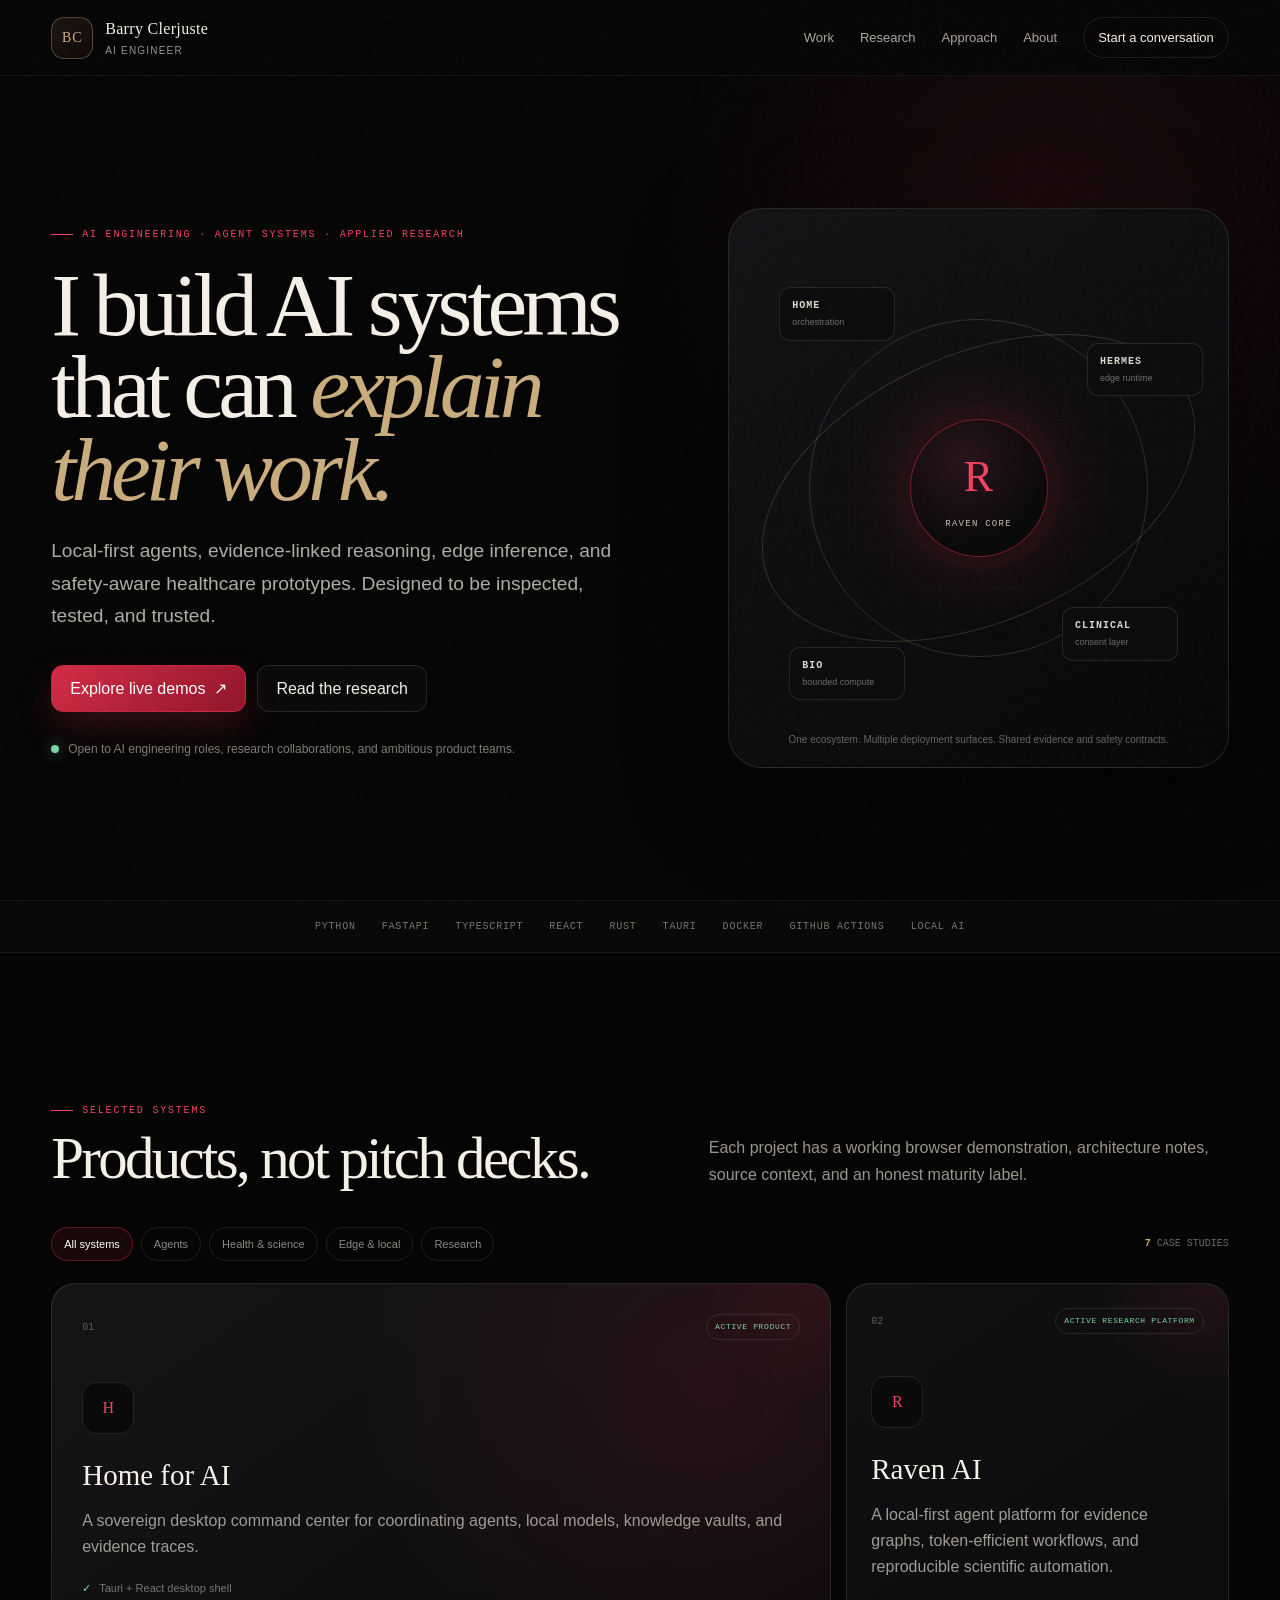
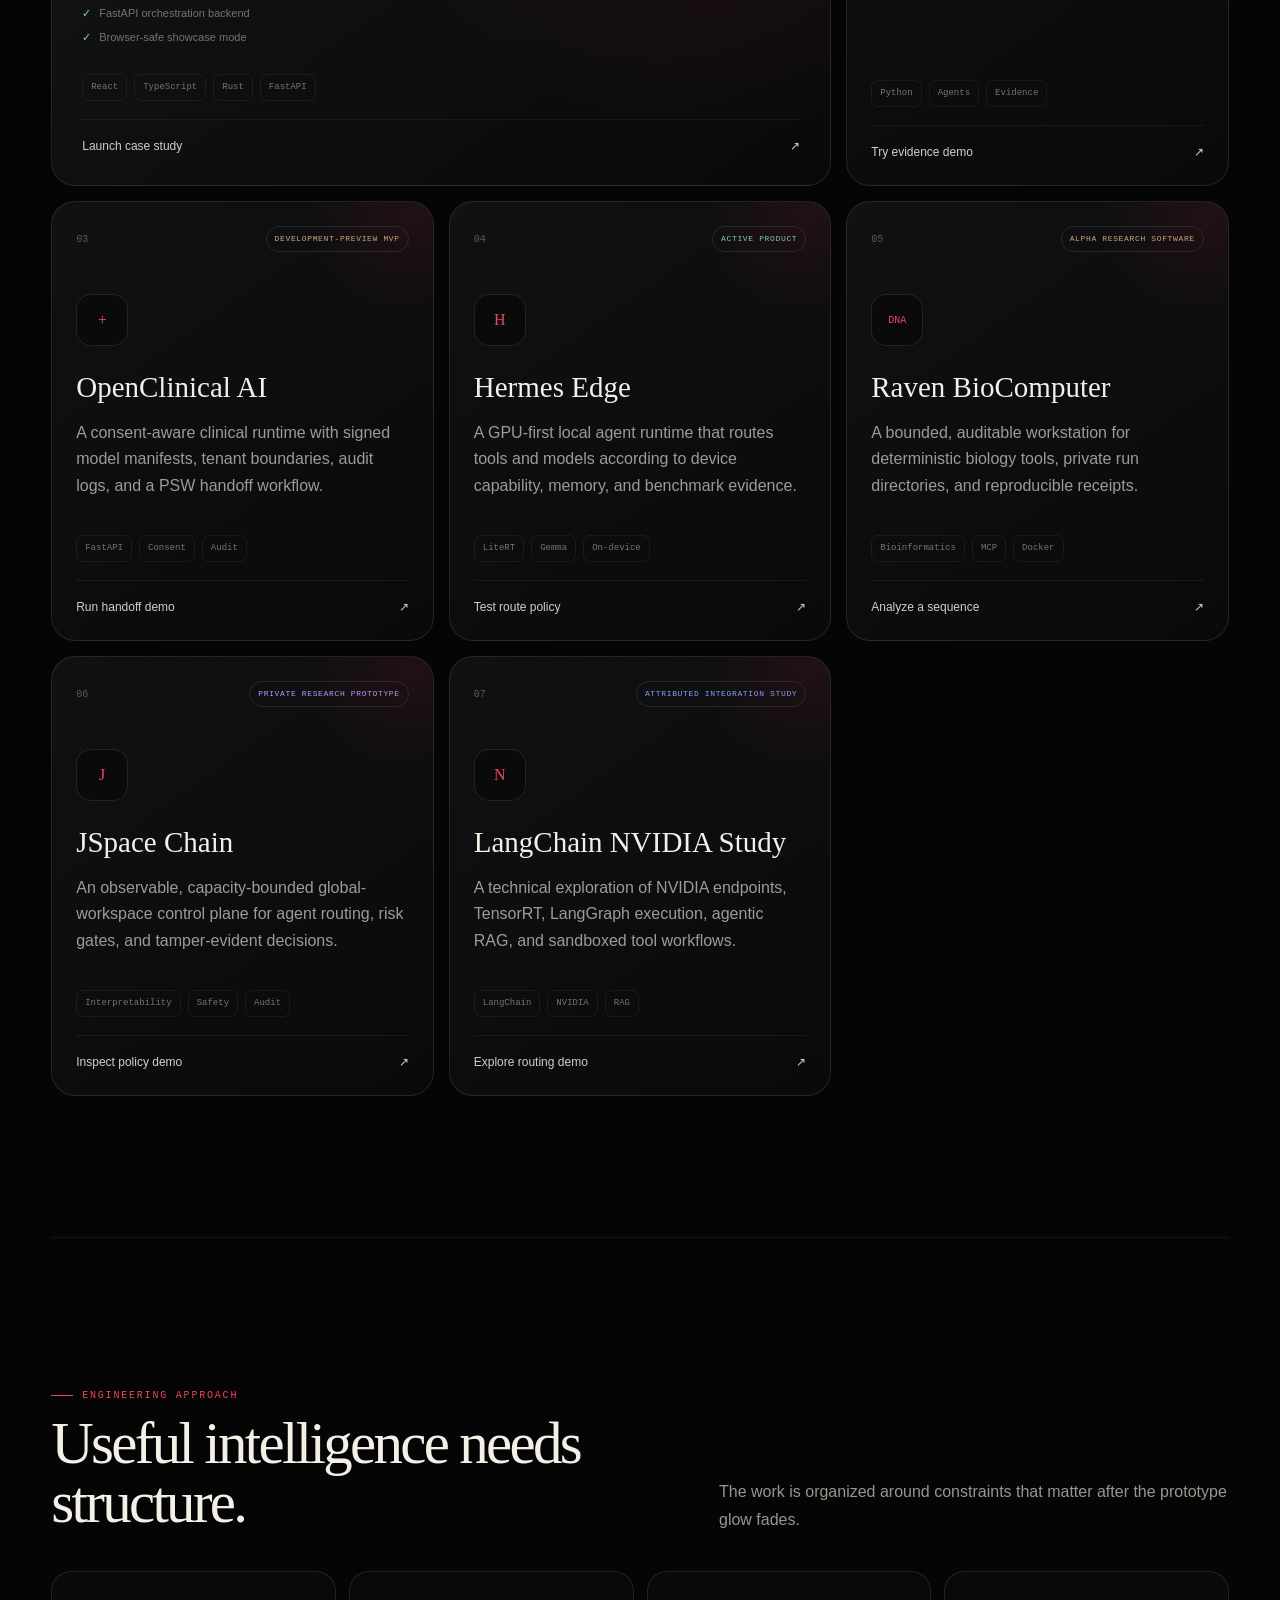
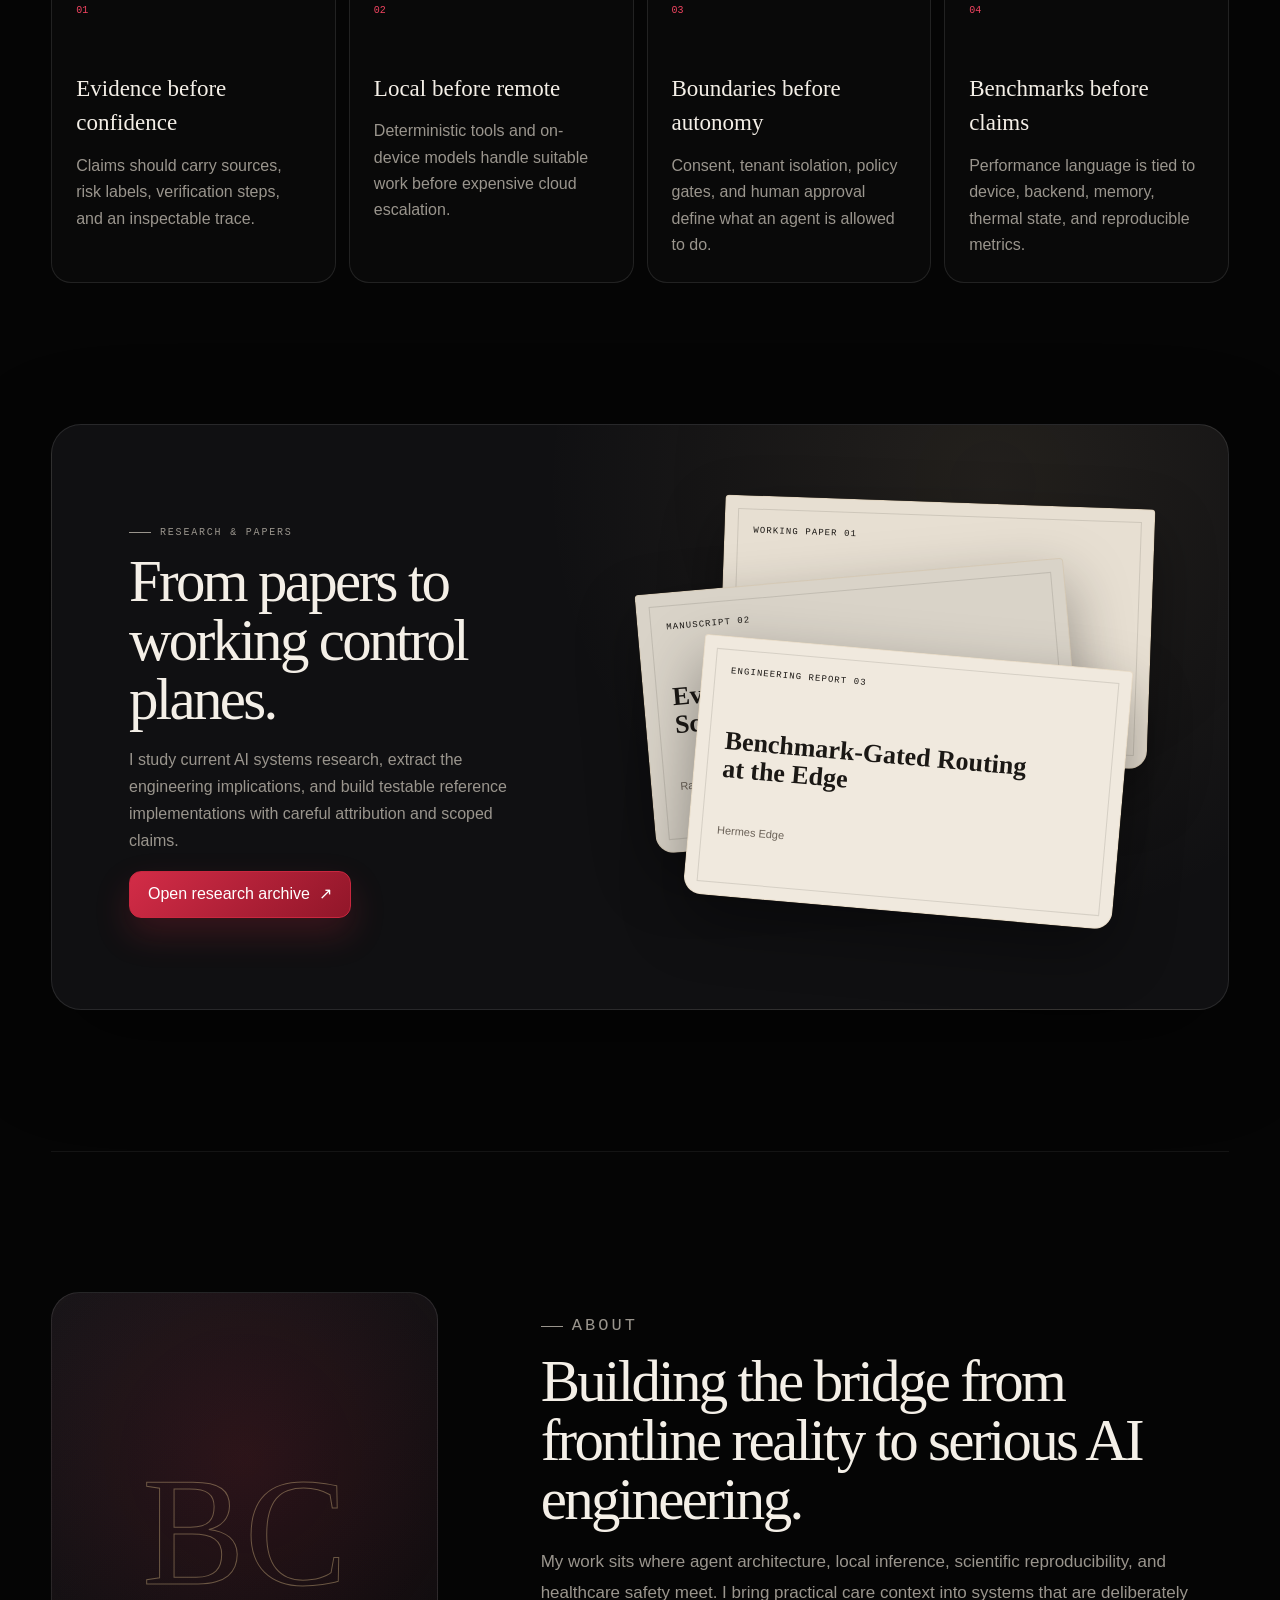
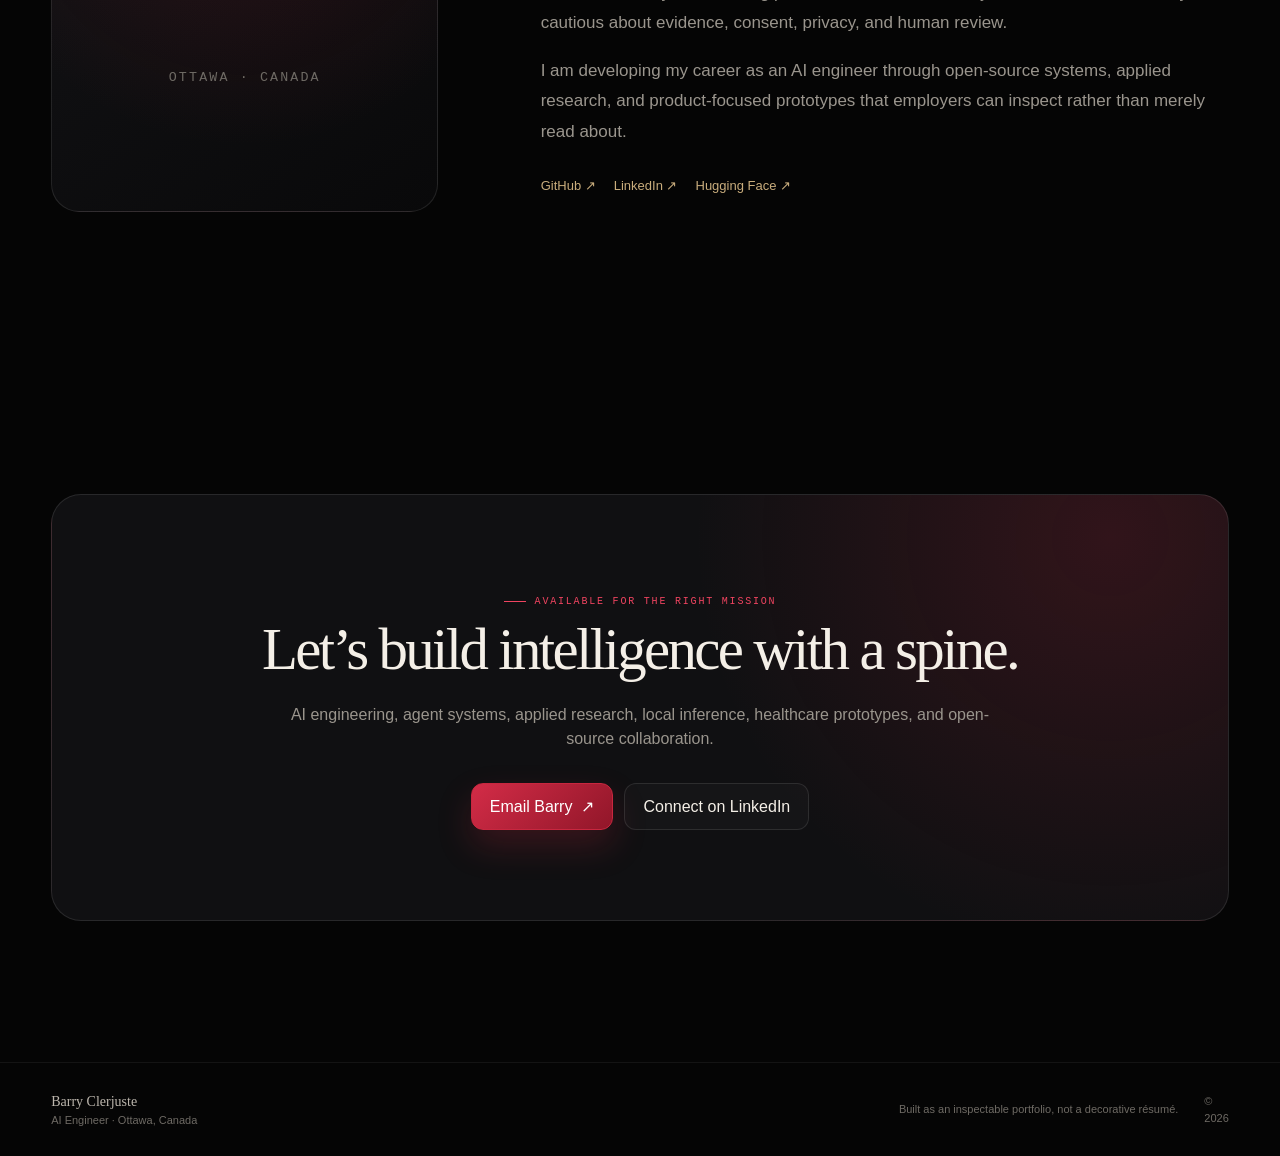
<file: index.html>
<!doctype html>
<html lang="en">
<head>
  <meta charset="utf-8" />
  <meta name="viewport" content="width=device-width, initial-scale=1" />
  <meta name="theme-color" content="#050505" />
  <title>Barry Clerjuste | AI Engineer</title>
  <meta name="description" content="Barry Clerjuste builds local-first, auditable AI systems for science, healthcare, edge computing, and agent orchestration." />
  <meta property="og:title" content="Barry Clerjuste | AI Engineer" />
  <meta property="og:description" content="Local-first AI systems that can explain their work." />
  <meta property="og:type" content="website" />
  <meta property="og:url" content="https://simpliibarrii-crypto.github.io/" />
  <meta name="twitter:card" content="summary_large_image" />
  <link rel="canonical" href="https://simpliibarrii-crypto.github.io/" />
  <link rel="stylesheet" href="styles.css" />
  <script defer src="app.js"></script>
  <script defer src="brand-contract.js"></script>
</head>
<body data-page="home">
  <a class="skip-link" href="#main">Skip to content</a>
  <div class="noise" aria-hidden="true"></div>

  <header class="site-header">
    <a class="identity" href="index.html" aria-label="Barry Clerjuste home">
      <span class="identity-mark">BC</span>
      <span class="identity-copy"><strong>Barry Clerjuste</strong><small>AI Engineer</small></span>
    </a>
    <button class="menu-toggle" type="button" aria-expanded="false" aria-controls="site-nav">Menu</button>
    <nav class="site-nav" id="site-nav" aria-label="Primary navigation">
      <a href="#work">Work</a>
      <a href="research.html">Research</a>
      <a href="#approach">Approach</a>
      <a href="#about">About</a>
      <a class="nav-cta" href="#contact">Start a conversation</a>
    </nav>
  </header>

  <main id="main">
    <section class="hero section-shell">
      <div class="hero-copy reveal">
        <p class="eyebrow"><span></span> AI ENGINEERING · AGENT SYSTEMS · APPLIED RESEARCH</p>
        <h1>I build AI systems that can <em>explain their work.</em></h1>
        <p class="hero-lede">Local-first agents, evidence-linked reasoning, edge inference, and safety-aware healthcare prototypes. Designed to be inspected, tested, and trusted.</p>
        <div class="hero-actions">
          <a class="button button-primary" href="#work">Explore live demos <span>↗</span></a>
          <a class="button button-secondary" href="research.html">Read the research</a>
        </div>
        <div class="availability"><span class="status-light"></span> Open to AI engineering roles, research collaborations, and ambitious product teams.</div>
      </div>

      <div class="hero-system reveal" aria-label="Raven AI ecosystem visualization">
        <div class="system-grid"></div>
        <div class="system-orbit orbit-a"></div>
        <div class="system-orbit orbit-b"></div>
        <div class="system-core"><span>R</span><small>RAVEN CORE</small></div>
        <button class="system-node node-home" type="button" data-project-jump="home-for-ai"><strong>HOME</strong><small>orchestration</small></button>
        <button class="system-node node-hermes" type="button" data-project-jump="hermes-edge"><strong>HERMES</strong><small>edge runtime</small></button>
        <button class="system-node node-clinical" type="button" data-project-jump="openclinical-ai"><strong>CLINICAL</strong><small>consent layer</small></button>
        <button class="system-node node-bio" type="button" data-project-jump="raven-biocomputer"><strong>BIO</strong><small>bounded compute</small></button>
        <div class="system-caption">One ecosystem. Multiple deployment surfaces. Shared evidence and safety contracts.</div>
      </div>
    </section>

    <section class="proof-strip" aria-label="Core technology stack">
      <span>Python</span><span>FastAPI</span><span>TypeScript</span><span>React</span><span>Rust</span><span>Tauri</span><span>Docker</span><span>GitHub Actions</span><span>Local AI</span>
    </section>

    <section class="section-shell work-section" id="work">
      <div class="section-heading reveal">
        <div><p class="eyebrow"><span></span> SELECTED SYSTEMS</p><h2>Products, not pitch decks.</h2></div>
        <p>Each project has a working browser demonstration, architecture notes, source context, and an honest maturity label.</p>
      </div>

      <div class="project-toolbar reveal">
        <div class="filter-group" role="group" aria-label="Filter projects">
          <button class="filter-chip active" type="button" data-filter="all">All systems</button>
          <button class="filter-chip" type="button" data-filter="agents">Agents</button>
          <button class="filter-chip" type="button" data-filter="health">Health & science</button>
          <button class="filter-chip" type="button" data-filter="edge">Edge & local</button>
          <button class="filter-chip" type="button" data-filter="research">Research</button>
        </div>
        <span class="project-count"><strong id="visible-project-count">7</strong> case studies</span>
      </div>

      <div class="project-grid" id="project-grid">
        <article class="project-card project-card-featured reveal" data-category="agents edge">
          <div class="project-topline"><span class="project-index">01</span><span class="project-status status-active">Active product</span></div>
          <div class="project-icon home-icon">H</div>
          <h3>Home for AI</h3>
          <p>A sovereign desktop command center for coordinating agents, local models, knowledge vaults, and evidence traces.</p>
          <ul class="project-proof"><li>Tauri + React desktop shell</li><li>FastAPI orchestration backend</li><li>Browser-safe showcase mode</li></ul>
          <div class="project-tags"><span>React</span><span>TypeScript</span><span>Rust</span><span>FastAPI</span></div>
          <a class="card-link" href="project.html?project=home-for-ai">Launch case study <span>↗</span></a>
        </article>

        <article class="project-card reveal" data-category="agents health research">
          <div class="project-topline"><span class="project-index">02</span><span class="project-status status-active">Active research platform</span></div>
          <div class="project-icon raven-icon">R</div>
          <h3>Raven AI</h3>
          <p>A local-first agent platform for evidence graphs, token-efficient workflows, and reproducible scientific automation.</p>
          <div class="project-tags"><span>Python</span><span>Agents</span><span>Evidence</span></div>
          <a class="card-link" href="project.html?project=raven-ai">Try evidence demo <span>↗</span></a>
        </article>

        <article class="project-card reveal" data-category="health agents">
          <div class="project-topline"><span class="project-index">03</span><span class="project-status status-preview">Development-preview MVP</span></div>
          <div class="project-icon clinical-icon">+</div>
          <h3>OpenClinical AI</h3>
          <p>A consent-aware clinical runtime with signed model manifests, tenant boundaries, audit logs, and a PSW handoff workflow.</p>
          <div class="project-tags"><span>FastAPI</span><span>Consent</span><span>Audit</span></div>
          <a class="card-link" href="project.html?project=openclinical-ai">Run handoff demo <span>↗</span></a>
        </article>

        <article class="project-card reveal" data-category="edge agents">
          <div class="project-topline"><span class="project-index">04</span><span class="project-status status-active">Active product</span></div>
          <div class="project-icon hermes-icon">H</div>
          <h3>Hermes Edge</h3>
          <p>A GPU-first local agent runtime that routes tools and models according to device capability, memory, and benchmark evidence.</p>
          <div class="project-tags"><span>LiteRT</span><span>Gemma</span><span>On-device</span></div>
          <a class="card-link" href="project.html?project=hermes-edge">Test route policy <span>↗</span></a>
        </article>

        <article class="project-card reveal" data-category="health research agents">
          <div class="project-topline"><span class="project-index">05</span><span class="project-status status-preview">Alpha research software</span></div>
          <div class="project-icon bio-icon">DNA</div>
          <h3>Raven BioComputer</h3>
          <p>A bounded, auditable workstation for deterministic biology tools, private run directories, and reproducible receipts.</p>
          <div class="project-tags"><span>Bioinformatics</span><span>MCP</span><span>Docker</span></div>
          <a class="card-link" href="project.html?project=raven-biocomputer">Analyze a sequence <span>↗</span></a>
        </article>

        <article class="project-card reveal" data-category="research agents">
          <div class="project-topline"><span class="project-index">06</span><span class="project-status status-private">Private research prototype</span></div>
          <div class="project-icon jspace-icon">J</div>
          <h3>JSpace Chain</h3>
          <p>An observable, capacity-bounded global-workspace control plane for agent routing, risk gates, and tamper-evident decisions.</p>
          <div class="project-tags"><span>Interpretability</span><span>Safety</span><span>Audit</span></div>
          <a class="card-link" href="project.html?project=jspace-chain">Inspect policy demo <span>↗</span></a>
        </article>

        <article class="project-card reveal" data-category="agents edge research">
          <div class="project-topline"><span class="project-index">07</span><span class="project-status status-study">Attributed integration study</span></div>
          <div class="project-icon nvidia-icon">N</div>
          <h3>LangChain NVIDIA Study</h3>
          <p>A technical exploration of NVIDIA endpoints, TensorRT, LangGraph execution, agentic RAG, and sandboxed tool workflows.</p>
          <div class="project-tags"><span>LangChain</span><span>NVIDIA</span><span>RAG</span></div>
          <a class="card-link" href="project.html?project=langchain-nvidia">Explore routing demo <span>↗</span></a>
        </article>
      </div>
    </section>

    <section class="section-shell approach-section" id="approach">
      <div class="section-heading reveal">
        <div><p class="eyebrow"><span></span> ENGINEERING APPROACH</p><h2>Useful intelligence needs structure.</h2></div>
        <p>The work is organized around constraints that matter after the prototype glow fades.</p>
      </div>
      <div class="principle-grid">
        <article class="principle-card reveal"><span>01</span><h3>Evidence before confidence</h3><p>Claims should carry sources, risk labels, verification steps, and an inspectable trace.</p></article>
        <article class="principle-card reveal"><span>02</span><h3>Local before remote</h3><p>Deterministic tools and on-device models handle suitable work before expensive cloud escalation.</p></article>
        <article class="principle-card reveal"><span>03</span><h3>Boundaries before autonomy</h3><p>Consent, tenant isolation, policy gates, and human approval define what an agent is allowed to do.</p></article>
        <article class="principle-card reveal"><span>04</span><h3>Benchmarks before claims</h3><p>Performance language is tied to device, backend, memory, thermal state, and reproducible metrics.</p></article>
      </div>
    </section>

    <section class="research-preview section-shell">
      <div class="research-stage reveal">
        <div>
          <p class="eyebrow"><span></span> RESEARCH & PAPERS</p>
          <h2>From papers to working control planes.</h2>
          <p>I study current AI systems research, extract the engineering implications, and build testable reference implementations with careful attribution and scoped claims.</p>
          <a class="button button-primary" href="research.html">Open research archive <span>↗</span></a>
        </div>
        <div class="paper-stack" aria-hidden="true">
          <div class="paper paper-one"><small>WORKING PAPER 01</small><strong>Observable Global Workspaces for Auditable Agents</strong><span>JSpace Chain</span></div>
          <div class="paper paper-two"><small>MANUSCRIPT 02</small><strong>Evidence Graphs for Scientific Agent Systems</strong><span>Raven AI</span></div>
          <div class="paper paper-three"><small>ENGINEERING REPORT 03</small><strong>Benchmark-Gated Routing at the Edge</strong><span>Hermes Edge</span></div>
        </div>
      </div>
    </section>

    <section class="section-shell about-section" id="about">
      <div class="about-grid reveal">
        <div class="portrait-frame" aria-label="Barry Clerjuste monogram portrait"><span>BC</span><small>OTTAWA · CANADA</small></div>
        <div class="about-copy">
          <p class="eyebrow"><span></span> ABOUT</p>
          <h2>Building the bridge from frontline reality to serious AI engineering.</h2>
          <p>My work sits where agent architecture, local inference, scientific reproducibility, and healthcare safety meet. I bring practical care context into systems that are deliberately cautious about evidence, consent, privacy, and human review.</p>
          <p>I am developing my career as an AI engineer through open-source systems, applied research, and product-focused prototypes that employers can inspect rather than merely read about.</p>
          <div class="about-links"><a href="https://github.com/simpliibarrii-crypto">GitHub ↗</a><a href="https://www.linkedin.com/in/barry-clerjuste-4ab72b226">LinkedIn ↗</a><a href="https://huggingface.co/bclermo">Hugging Face ↗</a></div>
        </div>
      </div>
    </section>

    <section class="contact-section section-shell" id="contact">
      <div class="contact-card reveal">
        <p class="eyebrow"><span></span> AVAILABLE FOR THE RIGHT MISSION</p>
        <h2>Let’s build intelligence with a spine.</h2>
        <p>AI engineering, agent systems, applied research, local inference, healthcare prototypes, and open-source collaboration.</p>
        <div class="contact-actions"><a class="button button-primary" href="mailto:simpliibarrii@outlook.com">Email Barry <span>↗</span></a><a class="button button-secondary" href="https://www.linkedin.com/in/barry-clerjuste-4ab72b226">Connect on LinkedIn</a></div>
      </div>
    </section>
  </main>

  <footer class="site-footer">
    <div><strong>Barry Clerjuste</strong><span>AI Engineer · Ottawa, Canada</span></div>
    <p>Built as an inspectable portfolio, not a decorative résumé.</p>
    <span>© <span id="year"></span></span>
  </footer>
</body>
</html>
</file>
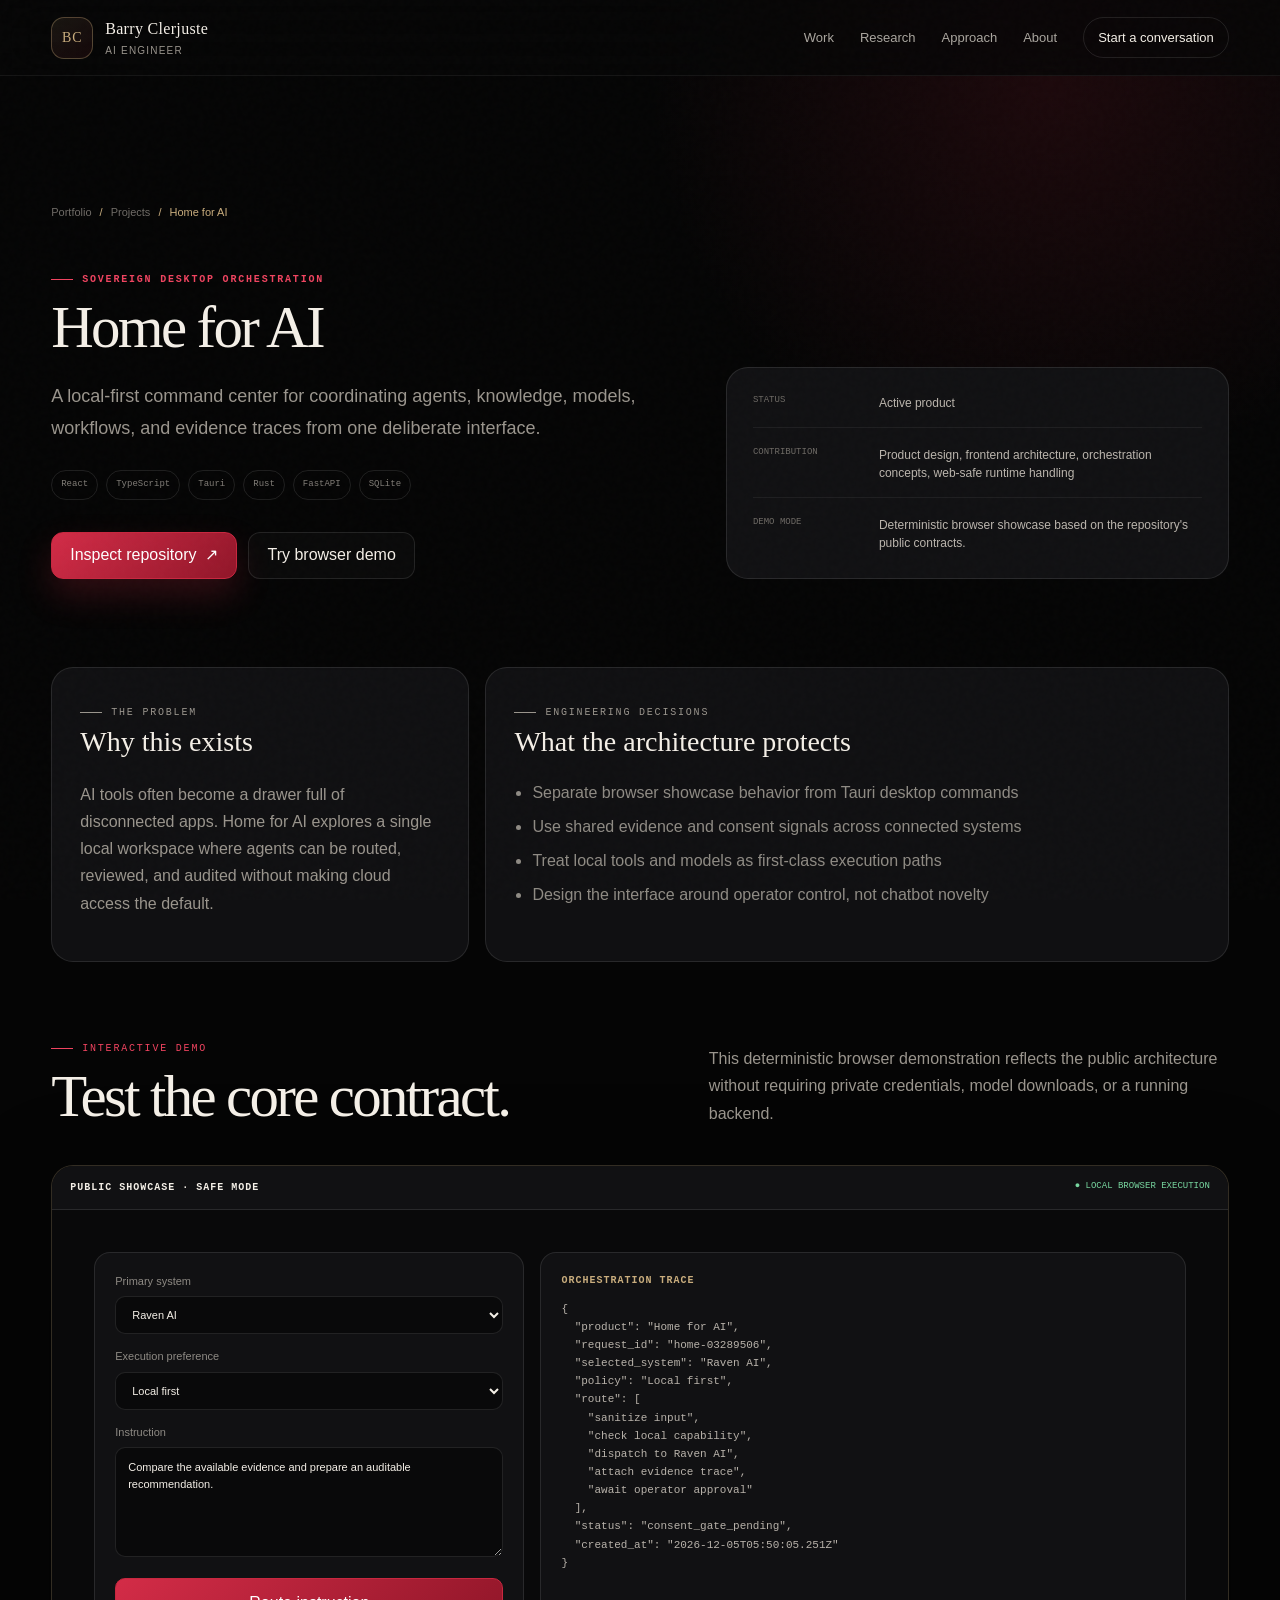
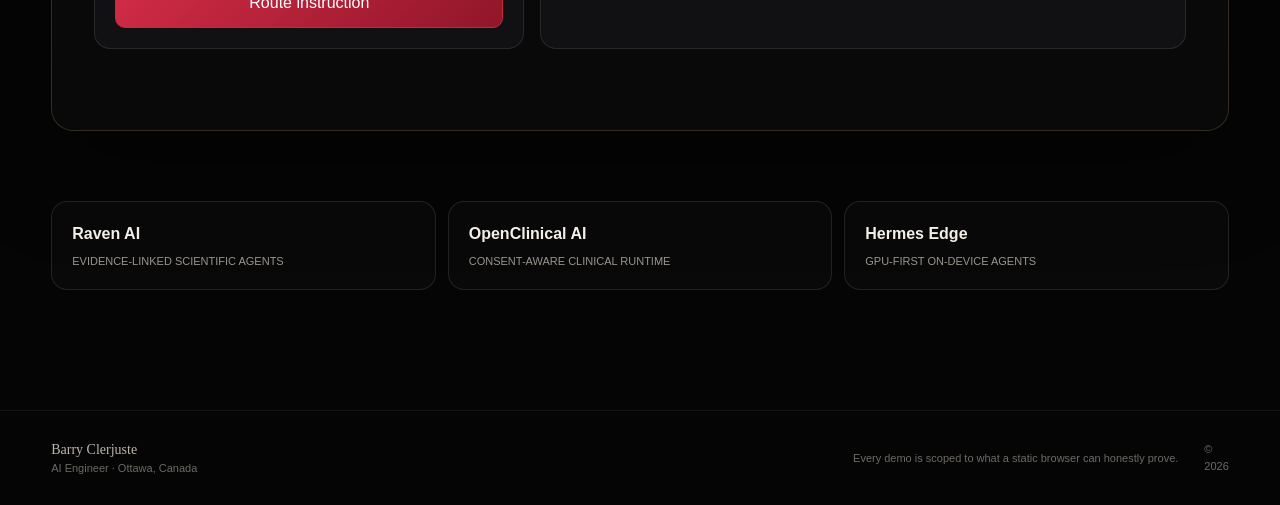
<file: project.html>
<!doctype html>
<html lang="en">
<head>
  <meta charset="utf-8" />
  <meta name="viewport" content="width=device-width, initial-scale=1" />
  <meta name="theme-color" content="#050505" />
  <title>Project Case Study | Barry Clerjuste</title>
  <meta name="description" content="Interactive AI engineering case study and browser demonstration by Barry Clerjuste." />
  <link rel="stylesheet" href="styles.css" />
  <script defer src="app.js"></script>
  <script defer src="brand-contract.js"></script>
</head>
<body data-page="project">
  <a class="skip-link" href="#main">Skip to content</a><div class="noise" aria-hidden="true"></div>
  <header class="site-header">
    <a class="identity" href="index.html"><span class="identity-mark">BC</span><span class="identity-copy"><strong>Barry Clerjuste</strong><small>AI Engineer</small></span></a>
    <button class="menu-toggle" type="button" aria-expanded="false" aria-controls="site-nav">Menu</button>
    <nav class="site-nav" id="site-nav"><a href="index.html#work">Work</a><a href="research.html">Research</a><a href="index.html#approach">Approach</a><a href="index.html#about">About</a><a class="nav-cta" href="index.html#contact">Start a conversation</a></nav>
  </header>
  <main id="main">
    <section class="page-hero section-shell reveal">
      <div class="breadcrumbs"><a href="index.html">Portfolio</a><span>/</span><a href="index.html#work">Projects</a><span>/</span><span id="project-title-crumb">Case study</span></div>
      <div class="project-hero" style="margin-top:42px">
        <div>
          <p class="eyebrow"><span></span> <b id="project-kicker">AI ENGINEERING CASE STUDY</b></p>
          <h1 id="project-title">Home for AI</h1>
          <p class="page-lede" id="project-lede"></p>
          <div class="project-hero-meta" id="project-tags"></div>
          <div class="hero-actions"><a class="button button-primary" id="project-repo" target="_blank" rel="noreferrer">Inspect repository <span>↗</span></a><a class="button button-secondary" href="#interactive-demo">Try browser demo</a></div>
        </div>
        <aside class="project-summary-card" id="project-summary"></aside>
      </div>
    </section>

    <section class="page-layout">
      <div class="case-grid reveal">
        <article class="case-panel"><p class="eyebrow"><span></span> THE PROBLEM</p><h2>Why this exists</h2><p id="project-problem"></p></article>
        <article class="case-panel"><p class="eyebrow"><span></span> ENGINEERING DECISIONS</p><h2>What the architecture protects</h2><ul id="project-decisions"></ul></article>
      </div>

      <section id="interactive-demo" class="reveal" style="margin-top:70px">
        <div class="section-heading"><div><p class="eyebrow"><span></span> INTERACTIVE DEMO</p><h2>Test the core contract.</h2></div><p>This deterministic browser demonstration reflects the public architecture without requiring private credentials, model downloads, or a running backend.</p></div>
        <div class="demo-shell">
          <div class="demo-header"><strong>PUBLIC SHOWCASE · SAFE MODE</strong><span>● LOCAL BROWSER EXECUTION</span></div>
          <div class="demo-body" id="demo-root"></div>
        </div>
      </section>

      <section class="next-projects" id="next-projects" aria-label="More project case studies"></section>
    </section>
  </main>
  <footer class="site-footer"><div><strong>Barry Clerjuste</strong><span>AI Engineer · Ottawa, Canada</span></div><p>Every demo is scoped to what a static browser can honestly prove.</p><span>© <span id="year"></span></span></footer>
</body>
</html>
</file>
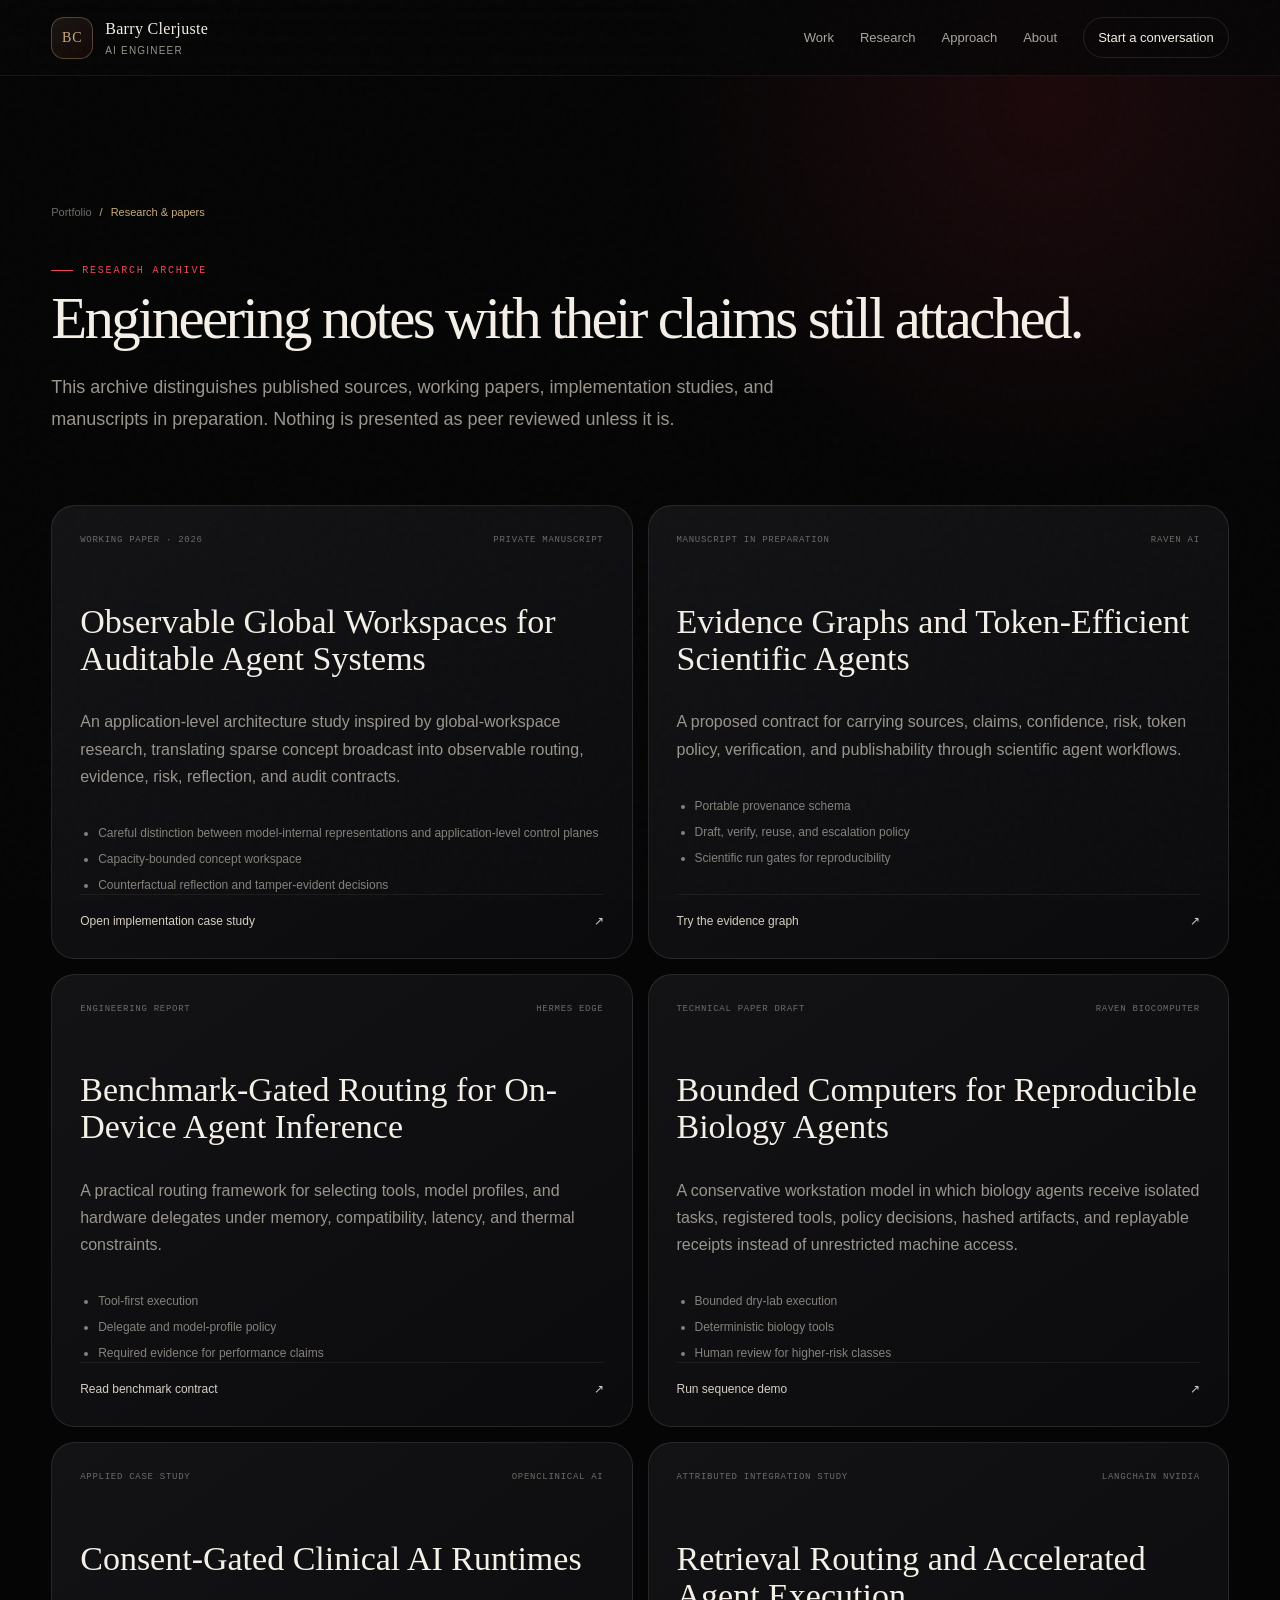
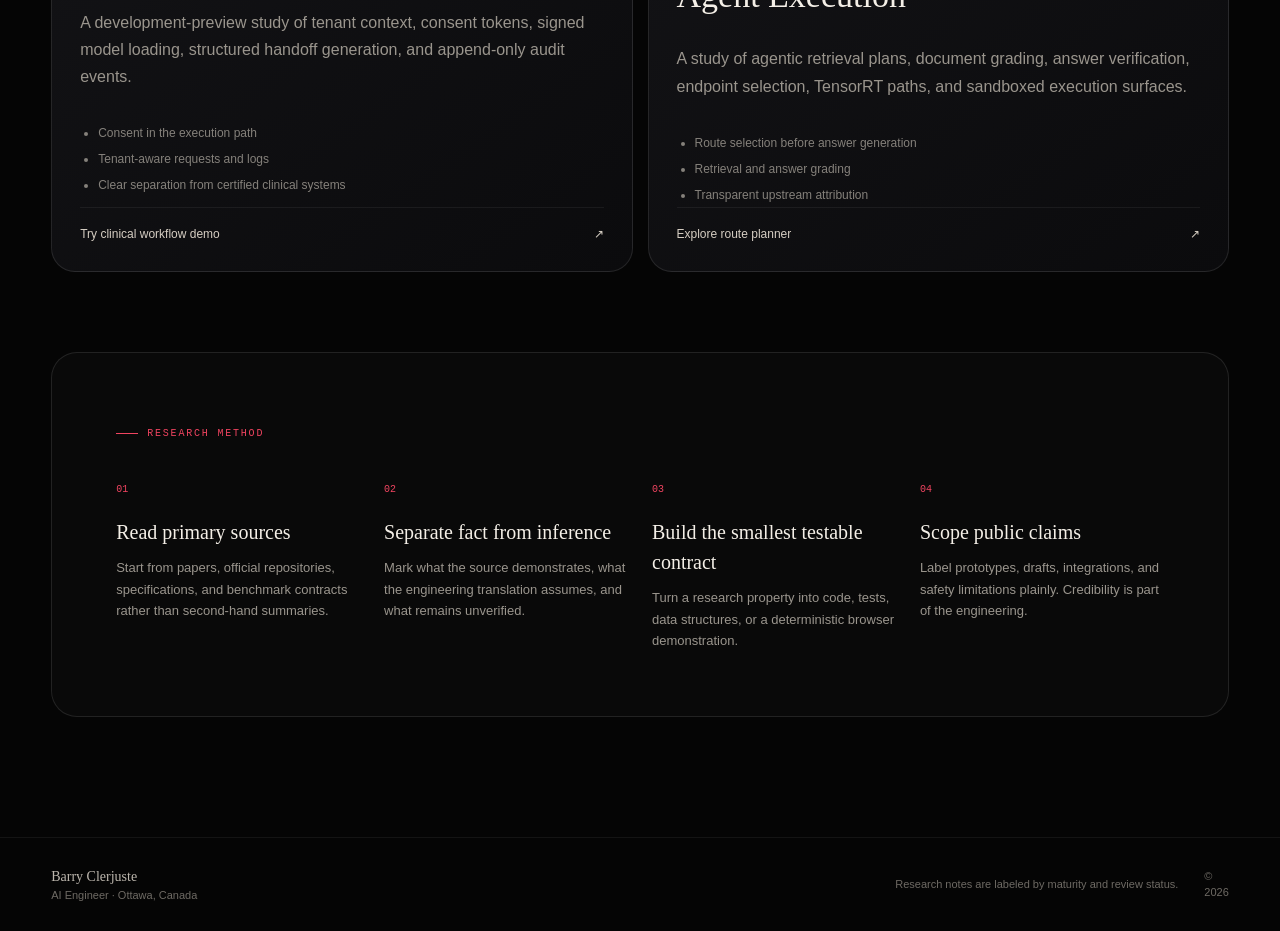
<file: research.html>
<!doctype html>
<html lang="en">
<head>
  <meta charset="utf-8" />
  <meta name="viewport" content="width=device-width, initial-scale=1" />
  <meta name="theme-color" content="#050505" />
  <title>Research & Papers | Barry Clerjuste</title>
  <meta name="description" content="Working papers, engineering reports, research notes, and paper-to-product studies by AI engineer Barry Clerjuste." />
  <link rel="canonical" href="https://simpliibarrii-crypto.github.io/research.html" />
  <link rel="stylesheet" href="styles.css" />
  <script defer src="app.js"></script>
  <script defer src="brand-contract.js"></script>
</head>
<body data-page="research">
  <a class="skip-link" href="#main">Skip to content</a><div class="noise" aria-hidden="true"></div>
  <header class="site-header">
    <a class="identity" href="index.html"><span class="identity-mark">BC</span><span class="identity-copy"><strong>Barry Clerjuste</strong><small>AI Engineer</small></span></a>
    <button class="menu-toggle" type="button" aria-expanded="false" aria-controls="site-nav">Menu</button>
    <nav class="site-nav" id="site-nav"><a href="index.html#work">Work</a><a href="research.html">Research</a><a href="index.html#approach">Approach</a><a href="index.html#about">About</a><a class="nav-cta" href="index.html#contact">Start a conversation</a></nav>
  </header>
  <main id="main">
    <section class="page-hero section-shell reveal">
      <div class="breadcrumbs"><a href="index.html">Portfolio</a><span>/</span><span>Research & papers</span></div>
      <p class="eyebrow" style="margin-top:42px"><span></span> RESEARCH ARCHIVE</p>
      <h1>Engineering notes with their claims still attached.</h1>
      <p class="page-lede">This archive distinguishes published sources, working papers, implementation studies, and manuscripts in preparation. Nothing is presented as peer reviewed unless it is.</p>
    </section>

    <section class="page-layout">
      <div class="paper-grid">
        <article class="paper-card research-card reveal">
          <div class="paper-meta"><span>Working paper · 2026</span><span>Private manuscript</span></div>
          <h2>Observable Global Workspaces for Auditable Agent Systems</h2>
          <p>An application-level architecture study inspired by global-workspace research, translating sparse concept broadcast into observable routing, evidence, risk, reflection, and audit contracts.</p>
          <ul><li>Careful distinction between model-internal representations and application-level control planes</li><li>Capacity-bounded concept workspace</li><li>Counterfactual reflection and tamper-evident decisions</li></ul>
          <a class="card-link" href="project.html?project=jspace-chain">Open implementation case study <span>↗</span></a>
        </article>

        <article class="paper-card research-card reveal">
          <div class="paper-meta"><span>Manuscript in preparation</span><span>Raven AI</span></div>
          <h2>Evidence Graphs and Token-Efficient Scientific Agents</h2>
          <p>A proposed contract for carrying sources, claims, confidence, risk, token policy, verification, and publishability through scientific agent workflows.</p>
          <ul><li>Portable provenance schema</li><li>Draft, verify, reuse, and escalation policy</li><li>Scientific run gates for reproducibility</li></ul>
          <a class="card-link" href="project.html?project=raven-ai">Try the evidence graph <span>↗</span></a>
        </article>

        <article class="paper-card research-card reveal">
          <div class="paper-meta"><span>Engineering report</span><span>Hermes Edge</span></div>
          <h2>Benchmark-Gated Routing for On-Device Agent Inference</h2>
          <p>A practical routing framework for selecting tools, model profiles, and hardware delegates under memory, compatibility, latency, and thermal constraints.</p>
          <ul><li>Tool-first execution</li><li>Delegate and model-profile policy</li><li>Required evidence for performance claims</li></ul>
          <a class="card-link" href="https://github.com/simpliibarrii-crypto/hermes-edge/blob/main/docs/BENCHMARK_CONTRACT.md">Read benchmark contract <span>↗</span></a>
        </article>

        <article class="paper-card research-card reveal">
          <div class="paper-meta"><span>Technical paper draft</span><span>Raven BioComputer</span></div>
          <h2>Bounded Computers for Reproducible Biology Agents</h2>
          <p>A conservative workstation model in which biology agents receive isolated tasks, registered tools, policy decisions, hashed artifacts, and replayable receipts instead of unrestricted machine access.</p>
          <ul><li>Bounded dry-lab execution</li><li>Deterministic biology tools</li><li>Human review for higher-risk classes</li></ul>
          <a class="card-link" href="project.html?project=raven-biocomputer">Run sequence demo <span>↗</span></a>
        </article>

        <article class="paper-card research-card reveal">
          <div class="paper-meta"><span>Applied case study</span><span>OpenClinical AI</span></div>
          <h2>Consent-Gated Clinical AI Runtimes</h2>
          <p>A development-preview study of tenant context, consent tokens, signed model loading, structured handoff generation, and append-only audit events.</p>
          <ul><li>Consent in the execution path</li><li>Tenant-aware requests and logs</li><li>Clear separation from certified clinical systems</li></ul>
          <a class="card-link" href="project.html?project=openclinical-ai">Try clinical workflow demo <span>↗</span></a>
        </article>

        <article class="paper-card research-card reveal">
          <div class="paper-meta"><span>Attributed integration study</span><span>LangChain NVIDIA</span></div>
          <h2>Retrieval Routing and Accelerated Agent Execution</h2>
          <p>A study of agentic retrieval plans, document grading, answer verification, endpoint selection, TensorRT paths, and sandboxed execution surfaces.</p>
          <ul><li>Route selection before answer generation</li><li>Retrieval and answer grading</li><li>Transparent upstream attribution</li></ul>
          <a class="card-link" href="project.html?project=langchain-nvidia">Explore route planner <span>↗</span></a>
        </article>
      </div>

      <section class="method-section reveal">
        <p class="eyebrow"><span></span> RESEARCH METHOD</p>
        <div class="method-grid">
          <article><span>01</span><h3>Read primary sources</h3><p>Start from papers, official repositories, specifications, and benchmark contracts rather than second-hand summaries.</p></article>
          <article><span>02</span><h3>Separate fact from inference</h3><p>Mark what the source demonstrates, what the engineering translation assumes, and what remains unverified.</p></article>
          <article><span>03</span><h3>Build the smallest testable contract</h3><p>Turn a research property into code, tests, data structures, or a deterministic browser demonstration.</p></article>
          <article><span>04</span><h3>Scope public claims</h3><p>Label prototypes, drafts, integrations, and safety limitations plainly. Credibility is part of the engineering.</p></article>
        </div>
      </section>
    </section>
  </main>
  <footer class="site-footer"><div><strong>Barry Clerjuste</strong><span>AI Engineer · Ottawa, Canada</span></div><p>Research notes are labeled by maturity and review status.</p><span>© <span id="year"></span></span></footer>
</body>
</html>
</file>
<file: styles.css>
:root {
  --void: #070707;
  --ink: #f4efe7;
  --muted: #9a958d;
  --subtle: #716d67;
  --panel: #101012;
  --panel-soft: #151518;
  --line: rgba(255,255,255,.1);
  --line-soft: rgba(255,255,255,.06);
  --red: #c8273f;
  --red-bright: #f04460;
  --gold: #c9ad7d;
  --green: #78d7a0;
  --blue: #7ba7ff;
  --radius: 24px;
  --shadow: 0 30px 100px rgba(0,0,0,.42);
}

* { box-sizing: border-box; }
html { scroll-behavior: smooth; background: var(--void); }
body { margin: 0; min-width: 320px; color: var(--ink); background: radial-gradient(circle at 82% 4%, rgba(200,39,63,.12), transparent 25rem), var(--void); font-family: Inter, ui-sans-serif, -apple-system, BlinkMacSystemFont, "Segoe UI", sans-serif; line-height: 1.5; overflow-x: hidden; }
a { color: inherit; }
button, input, textarea, select { font: inherit; }
button, a { -webkit-tap-highlight-color: transparent; }
button:focus-visible, a:focus-visible, input:focus-visible, textarea:focus-visible, select:focus-visible { outline: 2px solid var(--gold); outline-offset: 3px; }
::selection { color: white; background: rgba(200,39,63,.8); }

.skip-link { position: fixed; left: 12px; top: -60px; z-index: 1000; padding: 10px 14px; border-radius: 10px; color: white; background: var(--red); transition: top .2s; }
.skip-link:focus { top: 12px; }
.noise { position: fixed; inset: 0; pointer-events: none; z-index: 50; opacity: .025; background-image: url("data:image/svg+xml,%3Csvg viewBox='0 0 180 180' xmlns='http://www.w3.org/2000/svg'%3E%3Cfilter id='n'%3E%3CfeTurbulence type='fractalNoise' baseFrequency='.9' numOctaves='3' stitchTiles='stitch'/%3E%3C/filter%3E%3Crect width='100%25' height='100%25' filter='url(%23n)' opacity='.7'/%3E%3C/svg%3E"); }

.site-header { position: sticky; top: 0; z-index: 40; min-height: 76px; display: flex; align-items: center; justify-content: space-between; gap: 24px; padding: 12px clamp(18px,4vw,64px); border-bottom: 1px solid var(--line-soft); background: rgba(7,7,7,.78); backdrop-filter: blur(24px); }
.identity { display: inline-flex; align-items: center; gap: 12px; text-decoration: none; }
.identity-mark { width: 42px; height: 42px; display: grid; place-items: center; border: 1px solid rgba(201,173,125,.34); border-radius: 13px; color: var(--gold); background: linear-gradient(145deg, rgba(201,173,125,.1), rgba(200,39,63,.08)); font-family: Georgia, serif; font-size: 14px; letter-spacing: .06em; }
.identity-copy strong, .identity-copy small { display: block; }
.identity-copy strong { font-family: Georgia, serif; font-weight: 500; letter-spacing: .02em; }
.identity-copy small { margin-top: 2px; color: var(--muted); font-size: 10px; letter-spacing: .12em; text-transform: uppercase; }
.site-nav { display: flex; align-items: center; gap: 26px; }
.site-nav a { color: #aaa69f; font-size: 13px; text-decoration: none; transition: color .15s; }
.site-nav a:hover { color: white; }
.site-nav .nav-cta { padding: 10px 14px; border: 1px solid var(--line); border-radius: 999px; color: var(--ink); }
.menu-toggle { display: none; border: 0; color: var(--ink); background: transparent; cursor: pointer; }

.section-shell { width: min(1380px, calc(100% - clamp(32px,8vw,120px))); margin: 0 auto; }
.hero { min-height: calc(100vh - 76px); display: grid; grid-template-columns: minmax(0,1.08fr) minmax(420px,.92fr); align-items: center; gap: clamp(44px,7vw,110px); padding-block: clamp(72px,9vw,140px); }
.eyebrow { display: inline-flex; align-items: center; gap: 9px; margin: 0; color: var(--red-bright); font-family: ui-monospace, SFMono-Regular, Menlo, monospace; font-size: 10px; letter-spacing: .18em; }
.eyebrow span { width: 22px; height: 1px; background: currentColor; }
.hero h1 { max-width: 870px; margin: 22px 0 24px; font-family: Georgia, "Times New Roman", serif; font-size: clamp(52px,7vw,108px); font-weight: 500; line-height: .92; letter-spacing: -.055em; }
.hero h1 em { color: var(--gold); font-weight: 500; }
.hero-lede { max-width: 700px; margin: 0; color: #b0aca5; font-size: clamp(17px,1.5vw,21px); line-height: 1.7; }
.hero-actions, .contact-actions { display: flex; flex-wrap: wrap; gap: 11px; margin-top: 32px; }
.button { min-height: 47px; display: inline-flex; align-items: center; justify-content: center; gap: 9px; padding: 0 18px; border: 1px solid var(--line); border-radius: 12px; text-decoration: none; transition: transform .16s, border-color .16s, background .16s; }
.button:hover { transform: translateY(-2px); }
.button-primary { border-color: var(--red); color: white; background: linear-gradient(135deg,#d32c47,#911629); box-shadow: 0 16px 34px rgba(200,39,63,.22); }
.button-secondary { background: rgba(255,255,255,.025); }
.button-secondary:hover { border-color: rgba(201,173,125,.4); background: rgba(201,173,125,.06); }
.availability { display: flex; align-items: center; gap: 9px; margin-top: 28px; color: #7f7b75; font-size: 12px; }
.status-light { width: 8px; height: 8px; border-radius: 999px; background: var(--green); box-shadow: 0 0 14px rgba(120,215,160,.6); }

.hero-system { position: relative; min-height: 560px; display: grid; place-items: center; overflow: hidden; border: 1px solid var(--line); border-radius: 34px; background: linear-gradient(145deg, rgba(20,20,23,.96), rgba(8,8,9,.98)); box-shadow: var(--shadow); }
.system-grid { position: absolute; inset: 0; opacity: .45; background-image: linear-gradient(rgba(255,255,255,.035) 1px, transparent 1px), linear-gradient(90deg,rgba(255,255,255,.035) 1px, transparent 1px); background-size: 42px 42px; mask-image: radial-gradient(circle, black 20%, transparent 72%); }
.system-orbit { position: absolute; border: 1px solid rgba(201,173,125,.2); border-radius: 50%; }
.orbit-a { width: 68%; aspect-ratio: 1; animation: spin 24s linear infinite; }
.orbit-b { width: 92%; height: 48%; transform: rotate(-24deg); animation: reverseSpin 31s linear infinite; }
.system-core { position: relative; z-index: 2; width: 138px; height: 138px; display: grid; place-items: center; align-content: center; gap: 8px; border: 1px solid rgba(200,39,63,.56); border-radius: 50%; background: radial-gradient(circle at 38% 30%, #28141a, #09090a 68%); box-shadow: 0 0 0 14px rgba(200,39,63,.035), 0 0 90px rgba(200,39,63,.25); }
.system-core span { color: var(--red-bright); font-family: Georgia, serif; font-size: 44px; }
.system-core small { color: #c8beb4; font-family: ui-monospace, monospace; font-size: 9px; letter-spacing: .14em; }
.system-node { position: absolute; z-index: 3; min-width: 116px; padding: 10px 12px; border: 1px solid var(--line); border-radius: 11px; color: var(--ink); background: rgba(12,12,14,.92); text-align: left; cursor: pointer; transition: transform .16s, border-color .16s; }
.system-node:hover { transform: translateY(-3px); border-color: rgba(201,173,125,.35); }
.system-node strong, .system-node small { display: block; }
.system-node strong { color: #ddd6cc; font-family: ui-monospace, monospace; font-size: 10px; letter-spacing: .1em; }
.system-node small { margin-top: 3px; color: #706d68; font-size: 9px; }
.node-home { top: 14%; left: 10%; }
.node-hermes { top: 24%; right: 5%; }
.node-clinical { bottom: 19%; right: 10%; }
.node-bio { bottom: 12%; left: 12%; }
.system-caption { position: absolute; bottom: 20px; left: 24px; right: 24px; color: #66635f; font-size: 10px; text-align: center; }

.proof-strip { display: flex; justify-content: center; flex-wrap: wrap; gap: 8px 26px; padding: 18px clamp(20px,4vw,64px); border-block: 1px solid var(--line-soft); color: #77736d; font-family: ui-monospace, monospace; font-size: 10px; letter-spacing: .08em; text-transform: uppercase; background: rgba(255,255,255,.015); }

.work-section, .approach-section, .about-section, .contact-section { padding-block: clamp(90px,11vw,160px); }
.section-heading { display: flex; align-items: end; justify-content: space-between; gap: 36px; margin-bottom: 38px; }
.section-heading h2, .research-stage h2, .about-copy h2, .contact-card h2, .page-hero h1 { margin: 12px 0 0; font-family: Georgia, serif; font-size: clamp(38px,4.6vw,72px); font-weight: 500; line-height: 1; letter-spacing: -.045em; }
.section-heading > p { max-width: 520px; margin: 0; color: var(--muted); line-height: 1.7; }
.project-toolbar { display: flex; align-items: center; justify-content: space-between; gap: 22px; margin-bottom: 22px; }
.filter-group { display: flex; flex-wrap: wrap; gap: 8px; }
.filter-chip { padding: 8px 12px; border: 1px solid var(--line); border-radius: 999px; color: #8d8983; background: transparent; cursor: pointer; font-size: 11px; transition: color .15s, border-color .15s, background .15s; }
.filter-chip:hover, .filter-chip.active { color: white; border-color: rgba(200,39,63,.42); background: rgba(200,39,63,.1); }
.project-count { color: #6e6a65; font-family: ui-monospace, monospace; font-size: 10px; text-transform: uppercase; }
.project-count strong { color: var(--gold); }
.project-grid { display: grid; grid-template-columns: repeat(3,minmax(0,1fr)); gap: 15px; }
.project-card { position: relative; min-height: 440px; display: flex; flex-direction: column; padding: 24px; border: 1px solid var(--line); border-radius: var(--radius); background: linear-gradient(145deg, rgba(18,18,21,.94), rgba(10,10,11,.96)); overflow: hidden; transition: transform .18s, border-color .18s; }
.project-card::before { content: ""; position: absolute; width: 220px; height: 220px; right: -90px; top: -100px; border-radius: 50%; background: radial-gradient(circle, rgba(200,39,63,.1), transparent 68%); }
.project-card:hover { transform: translateY(-5px); border-color: rgba(201,173,125,.26); }
.project-card[hidden] { display: none; }
.project-card-featured { grid-column: span 2; padding: 30px; background: radial-gradient(circle at 85% 20%, rgba(200,39,63,.13), transparent 22rem), linear-gradient(145deg,#151518,#09090b); }
.project-topline { display: flex; align-items: center; justify-content: space-between; gap: 12px; }
.project-index { color: #5e5b57; font-family: ui-monospace, monospace; font-size: 10px; }
.project-status { padding: 6px 8px; border: 1px solid var(--line); border-radius: 999px; font-family: ui-monospace, monospace; font-size: 8px; letter-spacing: .08em; text-transform: uppercase; }
.status-active { color: var(--green); }
.status-preview { color: var(--gold); }
.status-private { color: #b899ff; }
.status-study { color: var(--blue); }
.project-icon { width: 52px; height: 52px; display: grid; place-items: center; margin-top: 42px; border: 1px solid var(--line); border-radius: 15px; color: var(--red-bright); background: #0a0a0b; font-family: Georgia, serif; }
.bio-icon { font-family: ui-monospace, monospace; font-size: 10px; }
.project-card h3 { margin: 20px 0 10px; font-family: Georgia, serif; font-size: 29px; font-weight: 500; }
.project-card p { margin: 0; color: #9f9b94; line-height: 1.65; }
.project-proof { display: grid; gap: 8px; margin: 20px 0 0; padding: 0; color: #77736e; font-size: 11px; list-style: none; }
.project-proof li::before { content: "✓"; margin-right: 8px; color: var(--green); }
.project-tags { display: flex; flex-wrap: wrap; gap: 7px; margin-top: auto; padding-top: 28px; }
.project-tags span { padding: 6px 8px; border: 1px solid var(--line-soft); border-radius: 7px; color: #77736f; font-family: ui-monospace, monospace; font-size: 9px; }
.card-link { display: flex; align-items: center; justify-content: space-between; gap: 12px; margin-top: 18px; padding-top: 17px; border-top: 1px solid var(--line-soft); color: #d6cec3; text-decoration: none; font-size: 12px; }

.approach-section { border-top: 1px solid var(--line-soft); }
.principle-grid { display: grid; grid-template-columns: repeat(4,minmax(0,1fr)); gap: 13px; }
.principle-card { min-height: 270px; padding: 24px; border: 1px solid var(--line); border-radius: 20px; background: rgba(255,255,255,.018); }
.principle-card > span { color: var(--red-bright); font-family: ui-monospace, monospace; font-size: 10px; }
.principle-card h3 { margin: 52px 0 12px; font-family: Georgia, serif; font-size: 23px; font-weight: 500; }
.principle-card p { margin: 0; color: var(--muted); line-height: 1.65; }

.research-preview { padding-bottom: clamp(90px,11vw,160px); }
.research-stage { display: grid; grid-template-columns: minmax(0,.9fr) minmax(420px,1.1fr); gap: clamp(50px,8vw,120px); align-items: center; padding: clamp(34px,6vw,80px); border: 1px solid var(--line); border-radius: 30px; background: radial-gradient(circle at 80% 10%, rgba(201,173,125,.1), transparent 28rem), #101012; box-shadow: var(--shadow); }
.research-stage p { color: var(--muted); line-height: 1.7; }
.paper-stack { position: relative; min-height: 430px; }
.paper { position: absolute; width: min(100%,430px); min-height: 260px; padding: 28px; border: 1px solid rgba(201,173,125,.24); border-radius: 4px 4px 18px 18px; color: #1b1815; background: #e7dfd2; box-shadow: 0 24px 60px rgba(0,0,0,.36); }
.paper::after { content: ""; position: absolute; inset: 12px; border: 1px solid rgba(27,24,21,.12); pointer-events: none; }
.paper small, .paper strong, .paper span { position: relative; z-index: 1; display: block; }
.paper small { font-family: ui-monospace, monospace; font-size: 9px; letter-spacing: .12em; }
.paper strong { max-width: 320px; margin-top: 48px; font-family: Georgia, serif; font-size: 26px; line-height: 1.1; }
.paper span { margin-top: 38px; color: #6b6258; font-size: 11px; }
.paper-one { top: 0; right: 0; transform: rotate(2deg); }
.paper-two { top: 74px; left: 0; transform: rotate(-5deg); background: #d9d3c8; }
.paper-three { top: 150px; right: 28px; transform: rotate(5deg); background: #f0e9de; }

.about-section { border-top: 1px solid var(--line-soft); }
.about-grid { display: grid; grid-template-columns: minmax(300px,.72fr) minmax(0,1.28fr); gap: clamp(42px,8vw,120px); align-items: center; }
.portrait-frame { min-height: 520px; display: grid; place-items: center; align-content: center; gap: 20px; border: 1px solid var(--line); border-radius: 28px; background: radial-gradient(circle at 50% 32%, rgba(200,39,63,.15), transparent 18rem), linear-gradient(145deg,#151518,#09090a); }
.portrait-frame span { font-family: Georgia, serif; font-size: clamp(86px,12vw,160px); color: transparent; -webkit-text-stroke: 1px rgba(201,173,125,.45); }
.portrait-frame small { color: #6e6a64; font-family: ui-monospace, monospace; letter-spacing: .16em; }
.about-copy p { color: var(--muted); font-size: 17px; line-height: 1.8; }
.about-links { display: flex; flex-wrap: wrap; gap: 18px; margin-top: 28px; }
.about-links a { color: var(--gold); text-decoration: none; font-size: 13px; }

.contact-card { padding: clamp(42px,7vw,92px); border: 1px solid var(--line); border-radius: 30px; background: radial-gradient(circle at 90% 10%, rgba(200,39,63,.18), transparent 26rem), #101012; text-align: center; }
.contact-card .eyebrow { justify-content: center; }
.contact-card h2 { max-width: 920px; margin-inline: auto; }
.contact-card > p:not(.eyebrow) { max-width: 700px; margin: 24px auto 0; color: var(--muted); }
.contact-actions { justify-content: center; }
.site-footer { display: grid; grid-template-columns: 1fr auto auto; align-items: center; gap: 26px; padding: 28px clamp(18px,4vw,64px); border-top: 1px solid var(--line-soft); color: #6e6a64; font-size: 11px; }
.site-footer strong, .site-footer span { display: block; }
.site-footer strong { color: #bcb6ad; font-family: Georgia, serif; font-size: 14px; font-weight: 500; }
.site-footer p { margin: 0; }

.page-hero { padding-block: clamp(90px,10vw,150px) 70px; }
.page-hero p.page-lede { max-width: 760px; margin: 24px 0 0; color: var(--muted); font-size: 18px; line-height: 1.75; }
.breadcrumbs { display: flex; gap: 8px; color: #6f6b66; font-size: 11px; }
.breadcrumbs a { text-decoration: none; }
.breadcrumbs span { color: var(--gold); }
.page-layout { width: min(1380px, calc(100% - clamp(32px,8vw,120px))); margin: 0 auto; padding-bottom: 120px; }
.paper-grid { display: grid; grid-template-columns: repeat(2,minmax(0,1fr)); gap: 15px; }
.paper-card { min-height: 430px; display: flex; flex-direction: column; padding: 28px; border: 1px solid var(--line); border-radius: 24px; background: linear-gradient(145deg,#131316,#0b0b0d); }
.paper-card .paper-meta { display: flex; justify-content: space-between; gap: 16px; color: #6e6a65; font-family: ui-monospace, monospace; font-size: 9px; letter-spacing: .08em; text-transform: uppercase; }
.paper-card h2 { margin: 56px 0 15px; font-family: Georgia, serif; font-size: 34px; font-weight: 500; line-height: 1.08; }
.paper-card p { color: var(--muted); line-height: 1.7; }
.paper-card ul { display: grid; gap: 8px; margin: 18px 0 0; padding-left: 18px; color: #85817b; font-size: 12px; }
.paper-card .card-link { margin-top: auto; }
.method-section { margin-top: 80px; padding: clamp(30px,5vw,64px); border: 1px solid var(--line); border-radius: 26px; background: rgba(255,255,255,.018); }
.method-grid { display: grid; grid-template-columns: repeat(4,minmax(0,1fr)); gap: 24px; margin-top: 34px; }
.method-grid article span { color: var(--red-bright); font-family: ui-monospace, monospace; font-size: 10px; }
.method-grid article h3 { margin: 18px 0 10px; font-family: Georgia, serif; font-size: 20px; font-weight: 500; }
.method-grid article p { margin: 0; color: var(--muted); font-size: 13px; line-height: 1.65; }

.project-hero { display: grid; grid-template-columns: minmax(0,1.1fr) minmax(360px,.9fr); gap: 60px; align-items: end; }
.project-hero-meta { display: flex; flex-wrap: wrap; gap: 8px; margin-top: 26px; }
.project-hero-meta span { padding: 7px 9px; border: 1px solid var(--line); border-radius: 999px; color: #817d77; font-family: ui-monospace, monospace; font-size: 9px; }
.project-summary-card { padding: 26px; border: 1px solid var(--line); border-radius: 22px; background: #111113; }
.project-summary-card dl { display: grid; gap: 18px; margin: 0; }
.project-summary-card div { display: grid; grid-template-columns: 110px 1fr; gap: 16px; padding-bottom: 15px; border-bottom: 1px solid var(--line-soft); }
.project-summary-card div:last-child { border-bottom: 0; padding-bottom: 0; }
.project-summary-card dt { color: #6e6a65; font-family: ui-monospace, monospace; font-size: 9px; text-transform: uppercase; }
.project-summary-card dd { margin: 0; color: #bbb5ad; font-size: 12px; }
.case-grid { display: grid; grid-template-columns: minmax(0,.72fr) minmax(0,1.28fr); gap: 16px; margin-top: 18px; }
.case-panel { padding: 28px; border: 1px solid var(--line); border-radius: 22px; background: #101012; }
.case-panel h2 { margin: 0 0 18px; font-family: Georgia, serif; font-size: 28px; font-weight: 500; }
.case-panel p { color: var(--muted); line-height: 1.7; }
.case-panel ul { display: grid; gap: 10px; padding-left: 18px; color: #8f8b84; }
.demo-shell { margin-top: 18px; border: 1px solid rgba(201,173,125,.22); border-radius: 22px; overflow: hidden; background: #09090a; box-shadow: var(--shadow); }
.demo-header { display: flex; align-items: center; justify-content: space-between; gap: 20px; padding: 14px 18px; border-bottom: 1px solid var(--line); background: #111113; }
.demo-header strong { font-family: ui-monospace, monospace; font-size: 10px; letter-spacing: .1em; }
.demo-header span { color: var(--green); font-family: ui-monospace, monospace; font-size: 9px; }
.demo-body { min-height: 520px; padding: clamp(20px,4vw,42px); }
.demo-grid { display: grid; grid-template-columns: minmax(260px,.8fr) minmax(0,1.2fr); gap: 16px; }
.demo-control, .demo-output { padding: 20px; border: 1px solid var(--line); border-radius: 16px; background: #111113; }
.demo-control label { display: block; margin-top: 14px; color: #8e8a84; font-size: 11px; }
.demo-control label:first-child { margin-top: 0; }
.demo-control input, .demo-control textarea, .demo-control select { width: 100%; margin-top: 7px; padding: 11px 12px; border: 1px solid var(--line); border-radius: 10px; color: var(--ink); background: #09090a; }
.demo-control textarea { min-height: 110px; resize: vertical; }
.demo-control button { width: 100%; margin-top: 16px; padding: 12px; border: 1px solid var(--red); border-radius: 10px; color: white; background: linear-gradient(135deg,#d32c47,#911629); cursor: pointer; }
.demo-output { overflow: auto; }
.demo-output h3 { margin: 0 0 12px; color: var(--gold); font-family: ui-monospace, monospace; font-size: 10px; letter-spacing: .1em; }
.demo-output pre { margin: 0; white-space: pre-wrap; word-break: break-word; color: #b8b2aa; font-family: ui-monospace, SFMono-Regular, Menlo, monospace; font-size: 11px; line-height: 1.65; }
.demo-note { margin-top: 12px; color: #66625e; font-size: 10px; }
.next-projects { display: grid; grid-template-columns: repeat(3,minmax(0,1fr)); gap: 12px; margin-top: 70px; }
.next-projects a { padding: 20px; border: 1px solid var(--line); border-radius: 16px; text-decoration: none; background: rgba(255,255,255,.018); }
.next-projects strong, .next-projects span { display: block; }
.next-projects span { margin-top: 7px; color: var(--muted); font-size: 11px; }

.reveal { opacity: 0; transform: translateY(18px); transition: opacity .7s ease, transform .7s ease; }
.reveal.visible { opacity: 1; transform: none; }
@keyframes spin { to { transform: rotate(360deg); } }
@keyframes reverseSpin { from { transform: rotate(-24deg); } to { transform: rotate(-384deg); } }

@media (max-width: 1120px) {
  .hero, .research-stage, .project-hero { grid-template-columns: 1fr; }
  .hero-system { min-height: 520px; }
  .project-grid { grid-template-columns: repeat(2,minmax(0,1fr)); }
  .project-card-featured { grid-column: span 2; }
  .principle-grid, .method-grid { grid-template-columns: repeat(2,minmax(0,1fr)); }
  .about-grid, .case-grid { grid-template-columns: 1fr; }
  .portrait-frame { min-height: 400px; }
}

@media (max-width: 760px) {
  .site-header { min-height: 68px; }
  .identity-copy { display: none; }
  .menu-toggle { display: block; }
  .site-nav { position: absolute; top: calc(100% + 1px); left: 14px; right: 14px; display: none; flex-direction: column; align-items: stretch; gap: 0; padding: 10px; border: 1px solid var(--line); border-radius: 15px; background: #101012; box-shadow: var(--shadow); }
  .site-nav.open { display: flex; }
  .site-nav a { padding: 12px; }
  .site-nav .nav-cta { margin-top: 6px; text-align: center; }
  .section-shell, .page-layout { width: min(100% - 28px, 1380px); }
  .hero { min-height: auto; grid-template-columns: 1fr; padding-block: 72px 90px; }
  .hero h1 { font-size: clamp(48px,15vw,74px); }
  .hero-system { min-height: 460px; border-radius: 24px; }
  .system-node { min-width: 96px; padding: 8px; }
  .node-home { top: 10%; left: 5%; }
  .node-hermes { top: 22%; right: 2%; }
  .node-clinical { bottom: 20%; right: 3%; }
  .node-bio { bottom: 10%; left: 4%; }
  .proof-strip { justify-content: flex-start; overflow-x: auto; flex-wrap: nowrap; }
  .section-heading { display: block; }
  .section-heading > p { margin-top: 18px; }
  .project-toolbar { display: block; }
  .project-count { display: block; margin-top: 12px; }
  .project-grid, .paper-grid, .next-projects { grid-template-columns: 1fr; }
  .project-card-featured { grid-column: auto; }
  .principle-grid, .method-grid { grid-template-columns: 1fr; }
  .research-stage { padding: 28px 20px; }
  .paper-stack { min-height: 390px; }
  .paper { width: 92%; min-height: 230px; }
  .paper strong { font-size: 22px; }
  .site-footer { grid-template-columns: 1fr; }
  .site-footer p { display: none; }
  .project-hero { gap: 28px; }
  .demo-grid { grid-template-columns: 1fr; }
  .demo-body { min-height: auto; padding: 16px; }
}

@media (prefers-reduced-motion: reduce) {
  html { scroll-behavior: auto; }
  *, *::before, *::after { animation-duration: .01ms !important; animation-iteration-count: 1 !important; transition-duration: .01ms !important; }
  .reveal { opacity: 1; transform: none; }
}
</file>
